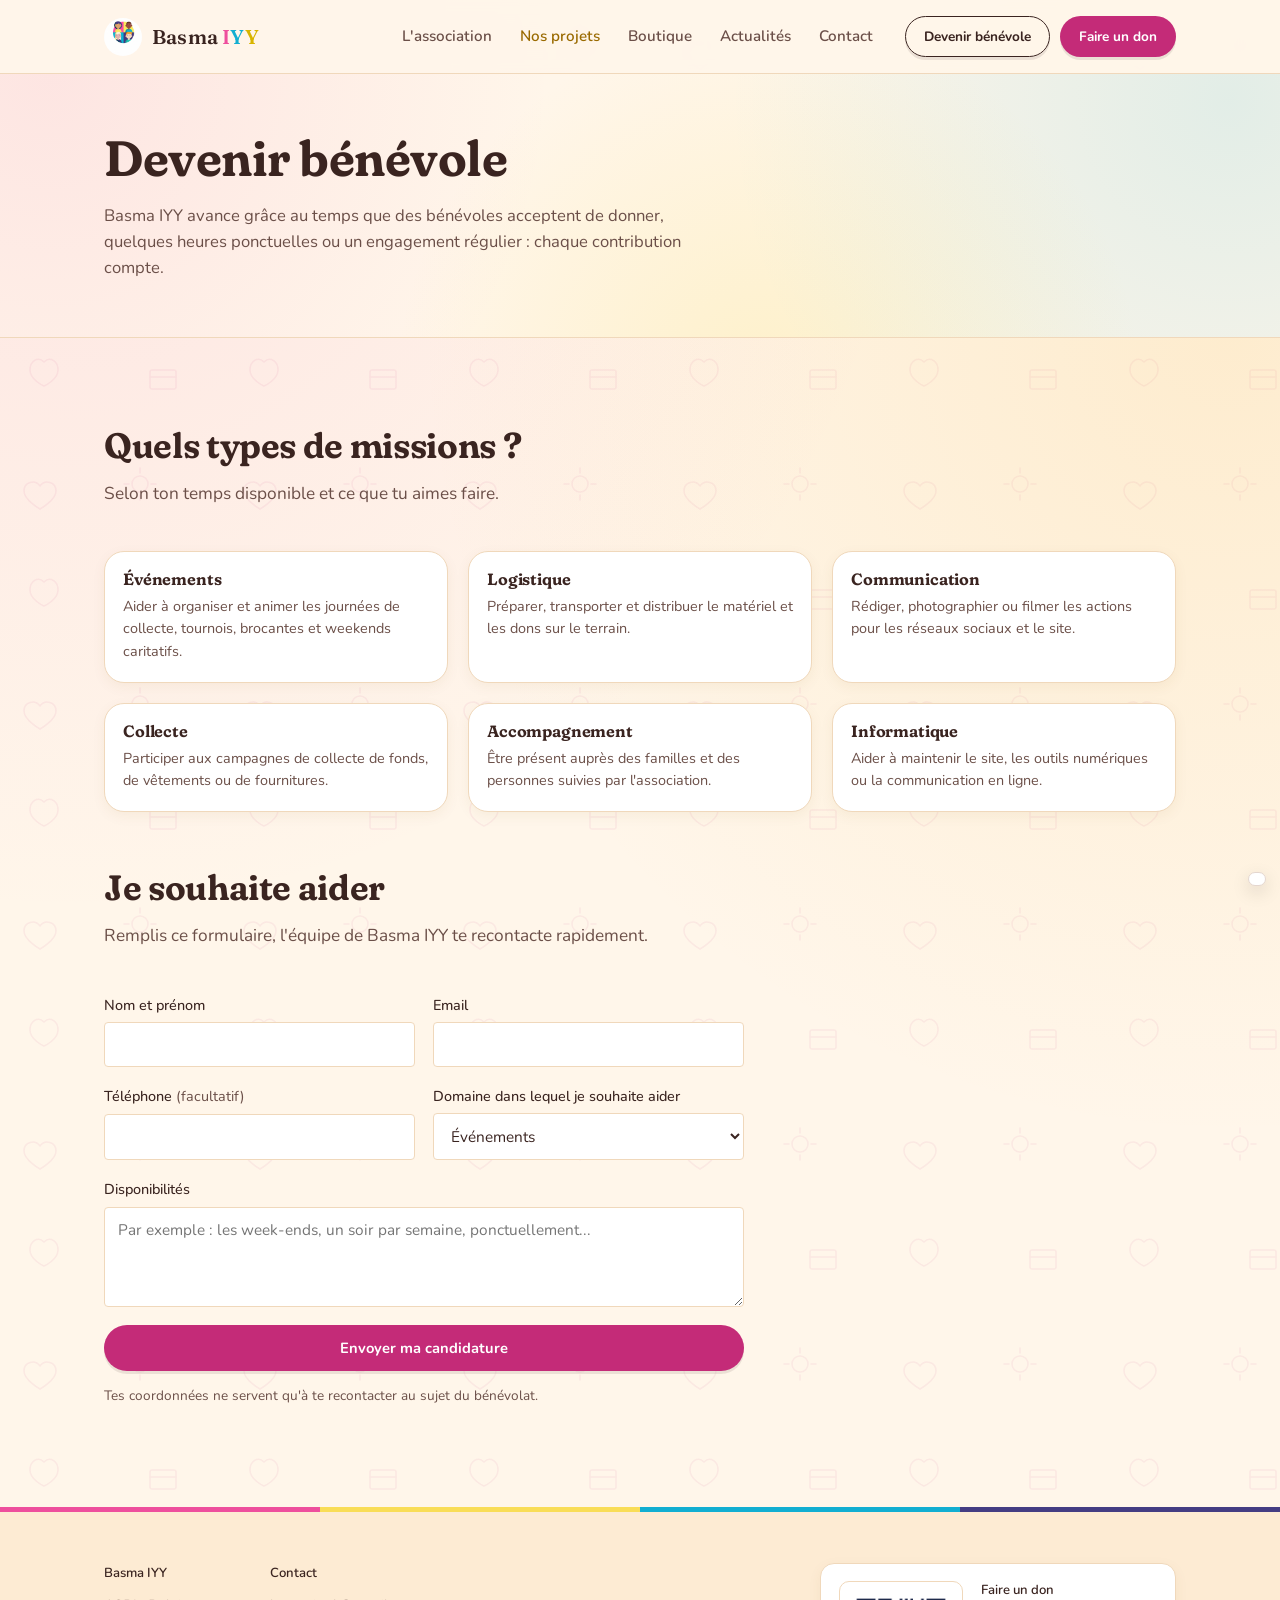
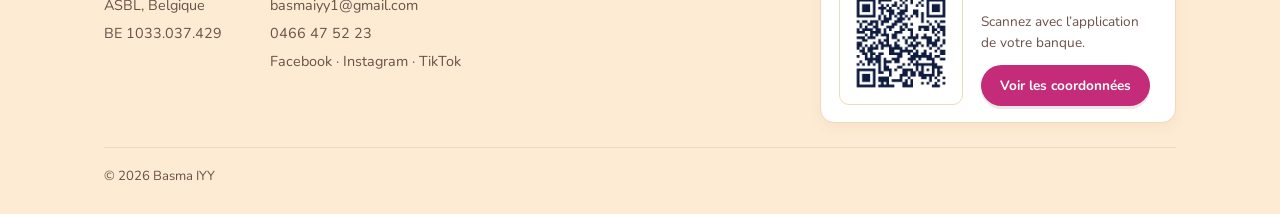
<file: basma-site-modifiable/site/benevole.html>
<!DOCTYPE html>
<html lang="fr">
<head>
<meta charset="UTF-8">
<meta name="viewport" content="width=device-width, initial-scale=1.0">
<title>Devenir bénévole · Basma IYY</title>
<meta name="description" content="Rejoignez Basma IYY comme bénévole : événements, logistique, communication, collecte, accompagnement, informatique.">
<link rel="icon" type="image/png" href="images/logo.png">

<!--
  ==========================================================
  BASMA IYY · Page "Devenir bénévole"
  ==========================================================
  Le formulaire ci-dessous utilise "Netlify Forms" : une fois le
  site déposé sur Netlify, les réponses arrivent automatiquement
  dans ton tableau de bord Netlify (onglet "Forms"), avec option
  de recevoir un email à chaque nouvelle réponse. Gratuit, sans
  aucun code serveur à écrire.

  Ça ne fonctionne QUE une fois déployé sur Netlify (pas en
  ouvrant simplement le fichier dans un navigateur).

  À FAIRE plus tard : dans Netlify → Site settings → Forms →
  Notifications, ajoute ton email pour être prévenu à chaque
  nouvelle candidature.
  ==========================================================
-->

<link rel="preconnect" href="https://fonts.googleapis.com">
<link rel="preconnect" href="https://fonts.gstatic.com" crossorigin>
<link href="https://fonts.googleapis.com/css2?family=Fraunces:opsz,wght@9..144,400;9..144,500;9..144,600&family=Work+Sans:wght@400;500;600&display=swap" rel="stylesheet">
<link rel="stylesheet" href="css/style.css">
</head>
<body>

<header>
  <div class="wrap header-inner">
    <a href="index.html" class="logo"><img src="images/logo.png" alt="Logo Basma IYY" width="38" height="38"><span class="brand"><span class="brand-basma">Basma</span> <span class="brand-i">I</span><span class="brand-y1">Y</span><span class="brand-y2">Y</span></span></a>

    <button class="menu-toggle" id="menu-toggle" aria-expanded="false" aria-controls="nav-panel" aria-label="Ouvrir le menu">
      <svg viewBox="0 0 24 24" fill="none" stroke="currentColor" stroke-width="1.8" stroke-linecap="round"><path d="M3 6h18M3 12h18M3 18h18"/></svg>
    </button>

    <div class="nav-panel" id="nav-panel">
      <nav class="main-nav">
        <a href="index.html#association">L'association</a>
        <a href="projets.html" class="nav-gold">Nos projets</a>
        <a href="boutique.html">Boutique</a>
        <a href="actualites.html">Actualités</a>
        <a href="index.html#contact">Contact</a>
      </nav>
      <div class="header-actions">
        <a href="benevole.html" class="btn btn-outline btn-small">Devenir bénévole</a>
        <a href="don.html" class="btn btn-primary btn-small">Faire un don</a>
      </div>
    </div>
  </div>
</header>

<script>
  (function () {
    var toggle = document.getElementById('menu-toggle');
    var panel = document.getElementById('nav-panel');
    if (!toggle || !panel) return;
    toggle.addEventListener('click', function () {
      var isOpen = panel.classList.toggle('open');
      toggle.setAttribute('aria-expanded', String(isOpen));
    });
    panel.querySelectorAll('a').forEach(function (link) {
      link.addEventListener('click', function () {
        panel.classList.remove('open');
        toggle.setAttribute('aria-expanded', 'false');
      });
    });
  })();
</script>

<section class="page-hero">
  <div class="wrap">
    <h1>Devenir bénévole</h1>
    <p>Basma IYY avance grâce au temps que des bénévoles acceptent de donner, quelques heures ponctuelles ou un engagement régulier : chaque contribution compte.</p>
  </div>
</section>

<section class="block" style="padding-bottom:0;">
  <div class="wrap">
    <div class="block-head">
      <h2>Quels types de missions ?</h2>
      <p>Selon ton temps disponible et ce que tu aimes faire.</p>
    </div>
    <div class="missions-grid">
      <div class="mission-card">
        <h3>Événements</h3>
        <p>Aider à organiser et animer les journées de collecte, tournois, brocantes et weekends caritatifs.</p>
      </div>
      <div class="mission-card">
        <h3>Logistique</h3>
        <p>Préparer, transporter et distribuer le matériel et les dons sur le terrain.</p>
      </div>
      <div class="mission-card">
        <h3>Communication</h3>
        <p>Rédiger, photographier ou filmer les actions pour les réseaux sociaux et le site.</p>
      </div>
      <div class="mission-card">
        <h3>Collecte</h3>
        <p>Participer aux campagnes de collecte de fonds, de vêtements ou de fournitures.</p>
      </div>
      <div class="mission-card">
        <h3>Accompagnement</h3>
        <p>Être présent auprès des familles et des personnes suivies par l'association.</p>
      </div>
      <div class="mission-card">
        <h3>Informatique</h3>
        <p>Aider à maintenir le site, les outils numériques ou la communication en ligne.</p>
      </div>
    </div>
  </div>
</section>

<section class="block" style="padding-top:0;">
  <div class="wrap">
    <div class="block-head">
      <h2>Je souhaite aider</h2>
      <p>Remplis ce formulaire, l'équipe de Basma IYY te recontacte rapidement.</p>
    </div>

    <!-- Formulaire Netlify : name="benevole" doit rester identique au
         name de l'input caché "form-name" juste en dessous. -->
    <form class="simple-form" name="benevole" method="POST" data-netlify="true" netlify-honeypot="bot-field">
      <input type="hidden" name="form-name" value="benevole">
      <p class="hidden-field">
        <label>Ne pas remplir : <input name="bot-field"></label>
      </p>

      <div class="form-row">
        <div class="field">
          <label for="nom">Nom et prénom</label>
          <input id="nom" name="nom" type="text" required>
        </div>
        <div class="field">
          <label for="email">Email</label>
          <input id="email" name="email" type="email" required>
        </div>
      </div>

      <div class="form-row">
        <div class="field">
          <label for="telephone">Téléphone <span class="optional">(facultatif)</span></label>
          <input id="telephone" name="telephone" type="tel">
        </div>
        <div class="field">
          <label for="domaine">Domaine dans lequel je souhaite aider</label>
          <select id="domaine" name="domaine">
            <option>Événements</option>
            <option>Logistique</option>
            <option>Communication</option>
            <option>Collecte</option>
            <option>Accompagnement</option>
            <option>Informatique</option>
            <option>Autre</option>
          </select>
        </div>
      </div>

      <div class="field">
        <label for="disponibilites">Disponibilités</label>
        <textarea id="disponibilites" name="disponibilites" placeholder="Par exemple : les week-ends, un soir par semaine, ponctuellement..."></textarea>
      </div>

      <button type="submit" class="btn btn-primary">Envoyer ma candidature</button>
      <p class="form-note">Tes coordonnées ne servent qu'à te recontacter au sujet du bénévolat.</p>
    </form>
  </div>
</section>

<footer id="contact">
  <noscript><div class="wrap"><p>Basma IYY ASBL · <a href="mailto:basmaiyy11@gmail.com">basmaiyy11@gmail.com</a> · 0488 02 80 19</p></div></noscript>
</footer>

<script src="js/footer.js" defer></script>
</body>
</html>
</file>
<file: basma-site-modifiable/site/css/style.css>
@import url('https://fonts.googleapis.com/css2?family=Fraunces:ital,opsz,wght,SOFT,WONK@0,9..144,100..900,0..100,0..1&family=Nunito:wght@400..800&family=Caveat:wght@500..700&display=swap');

/* ===================== TOKENS ===================== */
  /* Palette recalée sur les vraies couleurs du logo BASMA_IYY :
     rose/magenta, jaune, cyan, indigo — plus le blanc dominant. */
  :root {
    --white: #ffffff;
    --cream: #fffaf2;       /* fond général : crème chaud */
    --surface: #fdf3e3;     /* sections alternées : sable clair */
    --ink: #251f3a;         /* texte principal */
    --ink-soft: #5a5470;    /* texte secondaire (contraste 6.9:1 sur le fond) */
    --pink: #ee4f9d;        /* rose du logo (décor) */
    --pink-dark: #c42b78;   /* rose lisible pour texte et boutons */
    --cyan: #12aed1;        /* cyan du logo (décor) */
    --cyan-dark: #0b7d98;   /* cyan lisible : boutons, liens (4.8:1 avec du blanc) */
    --yellow: #f9dd57;      /* jaune du logo */
    --gold: #9a6a00;        /* jaune foncé lisible pour du texte */
    --indigo: #443c82;      /* indigo du logo */
    --border: #eadcc6;      /* bordures chaudes */
  }

  * { box-sizing: border-box; }
  html { scroll-behavior: smooth; }

  body {
    margin: 0;
    font-family: 'Work Sans', sans-serif;
    color: var(--ink);
    background: var(--white);
    line-height: 1.55;
  }

  h1, h2, h3 {
    font-family: 'Fraunces', serif;
    font-weight: 500;
    line-height: 1.15;
    margin: 0;
  }

  a { color: inherit; }
  img { max-width: 100%; display: block; }

  .wrap {
    max-width: 1120px;
    margin: 0 auto;
    padding: 0 24px;
  }

  /* garde le focus clavier visible */
  a:focus-visible, button:focus-visible {
    outline: 2px solid var(--cyan);
    outline-offset: 3px;
  }

  @media (prefers-reduced-motion: reduce) {
    * { animation: none !important; transition: none !important; }
  }

  /* ===================== HEADER ===================== */
  header {
    position: sticky;
    top: 0;
    background: rgba(255,255,255,0.92);
    backdrop-filter: blur(6px);
    border-bottom: 1px solid var(--border);
    z-index: 10;
  }

  .header-inner {
    display: flex;
    align-items: center;
    justify-content: space-between;
    padding: 16px 24px;
  }

  .logo {
    display: flex;
    align-items: center;
    gap: 10px;
    font-family: 'Fraunces', serif;
    font-size: 1.25rem;
    font-weight: 600;
    letter-spacing: 0.01em;
    text-decoration: none;
  }
  .logo img { width: 38px; height: 38px; border-radius: 50%; }
  .logo .brand-basma { color: var(--ink); }
  .logo .brand-i { color: var(--pink); }
  .logo .brand-y1 { color: var(--cyan); }
  .logo .brand-y2 { color: #d8b400; }

  nav.main-nav {
    display: flex;
    gap: 28px;
  }
  nav.main-nav a {
    text-decoration: none;
    font-size: 0.95rem;
    color: var(--ink-soft);
  }
  nav.main-nav a:hover { color: var(--ink); }

  .nav-panel {
    display: flex;
    align-items: center;
    gap: 32px;
  }

  .header-actions { display: flex; gap: 10px; }

  .menu-toggle {
    display: none;
    background: none;
    border: none;
    padding: 8px;
    cursor: pointer;
    color: var(--ink);
  }
  .menu-toggle svg { width: 26px; height: 26px; display: block; }

  .btn {
    display: inline-block;
    padding: 10px 20px;
    border-radius: 3px;
    font-size: 0.92rem;
    font-weight: 500;
    text-decoration: none;
    border: 1px solid transparent;
    cursor: pointer;
    transition: transform 0.15s ease, background 0.15s ease;
  }
  .btn-primary {
    background: var(--cyan);
    color: var(--white);
  }
  .btn-primary:hover { background: var(--cyan-dark); }
  .btn-outline {
    background: transparent;
    border-color: var(--ink);
    color: var(--ink);
  }
  .btn-outline:hover { background: var(--ink); color: var(--white); }
  .btn-small { padding: 8px 16px; font-size: 0.85rem; }

  /* ===================== MENU MOBILE ===================== */
  /* En dessous de 780px : le logo et le bouton "hamburger" restent
     seuls dans la barre, et le reste (liens + boutons) se range
     dans un panneau déroulant qu'on ouvre/ferme avec le bouton. */
  @media (max-width: 780px) {
    .menu-toggle { display: inline-flex; }

    .nav-panel {
      display: none;
      position: absolute;
      top: 100%;
      left: 0;
      right: 0;
      flex-direction: column;
      align-items: stretch;
      gap: 4px;
      background: var(--white);
      border-bottom: 1px solid var(--border);
      padding: 8px 24px 20px;
    }
    .nav-panel.open { display: flex; }

    nav.main-nav { flex-direction: column; gap: 0; }
    nav.main-nav a { padding: 12px 0; border-bottom: 1px solid var(--border); }

    .header-actions { flex-direction: column; gap: 10px; margin-top: 12px; }
    .header-actions .btn { text-align: center; }
  }

  /* ===================== HERO ===================== */
  .hero {
    padding: 64px 0 80px;
  }
  .hero-grid {
    display: grid;
    grid-template-columns: 1.1fr 1fr;
    gap: 56px;
    align-items: center;
  }
  @media (max-width: 860px) {
    .hero-grid { grid-template-columns: 1fr; gap: 36px; }
  }

  .hero-text h1 {
    font-size: clamp(2.4rem, 5vw, 3.4rem);
    animation: rise 0.7s ease both;
  }
  .hero-text p {
    margin-top: 20px;
    font-size: 1.08rem;
    color: var(--ink-soft);
    max-width: 46ch;
    animation: rise 0.7s ease 0.1s both;
  }
  .hero-ctas {
    margin-top: 32px;
    display: flex;
    gap: 14px;
    flex-wrap: wrap;
    animation: rise 0.7s ease 0.2s both;
  }

  @keyframes rise {
    from { opacity: 0; transform: translateY(14px); }
    to { opacity: 1; transform: translateY(0); }
  }

  /* Bloc "photo à venir" : à remplacer par une vraie image.
     À FAIRE : remplace ce <div class="photo-placeholder"> par
     une balise <img src="images/hero.jpg" alt="..."> une fois
     que tu as choisi la photo. */
  .photo-placeholder {
    aspect-ratio: 4 / 5;
    border-radius: 4px;
    background:
      linear-gradient(155deg, rgba(238,79,157,0.16) 0%, rgba(18,174,209,0.14) 55%, var(--white) 85%);
    border: 1px solid var(--border);
    display: flex;
    align-items: flex-end;
    padding: 20px;
    position: relative;
  }
  .photo-placeholder .tag {
    background: var(--white);
    border: 1px solid var(--border);
    padding: 6px 12px;
    font-size: 0.8rem;
    color: var(--ink-soft);
    border-radius: 3px;
  }

  /* ===================== CHIFFRES ===================== */
  .stats {
    background: var(--surface);
    border-top: 1px solid var(--border);
    border-bottom: 1px solid var(--border);
    padding: 44px 0;
  }
  .stats-row {
    display: grid;
    grid-template-columns: repeat(4, 1fr);
    gap: 24px;
    text-align: center;
  }
  @media (max-width: 700px) {
    .stats-row { grid-template-columns: repeat(2, 1fr); }
  }
  .stat b {
    font-family: 'Fraunces', serif;
    font-size: 2.1rem;
    font-weight: 500;
    color: var(--pink);
    display: block;
  }
  .stat span {
    font-size: 0.9rem;
    color: var(--ink-soft);
  }

  /* ===================== SECTION GÉNÉRIQUE ===================== */
  section.block { padding: 88px 0; }
  .block-head { max-width: 60ch; margin-bottom: 44px; }
  .block-head h2 { font-size: clamp(1.7rem, 3vw, 2.2rem); }
  .block-head p { color: var(--ink-soft); margin-top: 14px; }

  /* ===================== NOS ACTIONS ===================== */
  .actions-list { border-top: 1px solid var(--border); }
  .action-row {
    display: grid;
    grid-template-columns: 60px 1fr 2fr;
    gap: 28px;
    padding: 26px 0;
    border-bottom: 1px solid var(--border);
    align-items: baseline;
  }
  @media (max-width: 700px) {
    .action-row { grid-template-columns: 44px 1fr; }
    .action-row .action-desc { grid-column: 1 / -1; margin-top: -8px; }
  }
  .action-row .icon {
    width: 40px; height: 40px;
    color: var(--cyan);
  }
  /* les icônes reprennent, dans l'ordre, les couleurs du logo */
  .action-row:nth-of-type(1) .icon { color: var(--pink); }
  .action-row:nth-of-type(2) .icon { color: #d8b400; }
  .action-row:nth-of-type(3) .icon { color: var(--cyan); }
  .action-row:nth-of-type(4) .icon { color: var(--indigo); }
  .action-row:nth-of-type(5) .icon { color: var(--pink-dark); }
  .action-row h3 {
    font-size: 1.15rem;
    font-weight: 500;
  }
  .action-row .action-desc {
    color: var(--ink-soft);
    font-size: 0.98rem;
  }

  /* ===================== SOUTENIR ===================== */
  .support {
    background: var(--indigo);
    color: var(--white);
    text-align: left;
  }
  .support .block-head p { color: #d9d6ec; }
  .support-actions { display: flex; gap: 14px; flex-wrap: wrap; }
  .support .btn-outline { border-color: rgba(255,255,255,0.5); color: var(--white); }
  .support .btn-outline:hover { background: var(--white); color: var(--ink); }

  /* ===================== FOOTER ===================== */
  footer {
    padding: 48px 0 32px;
    border-top: 1px solid var(--border);
  }
  .footer-grid {
    display: flex;
    justify-content: space-between;
    flex-wrap: wrap;
    gap: 24px;
    font-size: 0.9rem;
    color: var(--ink-soft);
  }
  footer a { text-decoration: none; }
  footer .cols { display: flex; gap: 48px; flex-wrap: wrap; }
  footer h4 {
    font-family: 'Work Sans', sans-serif;
    font-size: 0.82rem;
    font-weight: 600;
    color: var(--ink);
    margin: 0 0 10px;
  }
  footer ul { list-style: none; padding: 0; margin: 0; display: grid; gap: 6px; }

  /* ===================== EN-TÊTE DE PAGE (pages secondaires) ===================== */
  .page-hero {
    padding: 56px 0 40px;
    border-bottom: 1px solid var(--border);
  }
  .page-hero h1 { font-size: clamp(2rem, 4vw, 2.8rem); }
  .page-hero p { color: var(--ink-soft); margin-top: 16px; max-width: 60ch; }

  /* ===================== NOS PROJETS ===================== */
  .status {
    display: inline-flex;
    align-items: center;
    gap: 6px;
    font-size: 0.78rem;
    font-weight: 500;
    padding: 4px 10px;
    border-radius: 20px;
    border: 1px solid transparent;
  }
  .status::before { content: ""; width: 7px; height: 7px; border-radius: 50%; }
  .status-realise { background: #e6f7fa; color: var(--cyan-dark); }
  .status-realise::before { background: var(--cyan); }
  .status-cours { background: #fdeaf4; color: var(--pink-dark); }
  .status-cours::before { background: var(--pink); }
  .status-programme { background: #fdf6d9; color: #8a6d00; }
  .status-programme::before { background: #d8b400; }
  .status-reflexion { background: var(--surface); color: var(--ink-soft); border-color: var(--border); }
  .status-reflexion::before { background: var(--ink-soft); }

  .category-tag {
    font-size: 0.78rem;
    font-weight: 500;
    color: var(--ink-soft);
  }

  .projects-grid {
    display: grid;
    grid-template-columns: repeat(2, 1fr);
    gap: 28px;
    margin-top: 12px;
  }
  @media (max-width: 780px) {
    .projects-grid { grid-template-columns: 1fr; }
  }

  .project-card {
    border: 1px solid var(--border);
    border-radius: 6px;
    overflow: hidden;
    display: flex;
    flex-direction: column;
  }
  .project-photo {
    aspect-ratio: 16 / 10;
    background: linear-gradient(155deg, rgba(238,79,157,0.14) 0%, rgba(18,174,209,0.12) 60%, var(--white) 100%);
    display: flex;
    align-items: flex-end;
    padding: 14px;
  }
  .project-photo .tag {
    background: var(--white);
    border: 1px solid var(--border);
    padding: 5px 10px;
    font-size: 0.76rem;
    color: var(--ink-soft);
    border-radius: 3px;
  }
  .project-body { padding: 20px 22px 24px; display: flex; flex-direction: column; gap: 10px; flex: 1; }
  .project-meta-top { display: flex; justify-content: space-between; align-items: center; gap: 10px; flex-wrap: wrap; }
  .project-card h3 { font-size: 1.2rem; }
  .project-when { font-size: 0.86rem; color: var(--ink-soft); }
  .project-desc { color: var(--ink-soft); font-size: 0.95rem; }
  .project-facts {
    margin-top: auto;
    padding-top: 12px;
    border-top: 1px solid var(--border);
    display: grid;
    grid-template-columns: 1fr 1fr;
    gap: 10px 16px;
    font-size: 0.86rem;
  }
  .project-facts dt { color: var(--ink-soft); margin: 0; }
  .project-facts dd { margin: 2px 0 0; font-weight: 500; }

  /* ===================== MISSIONS BÉNÉVOLES ===================== */
  .missions-grid {
    display: grid;
    grid-template-columns: repeat(3, 1fr);
    gap: 20px;
    margin: 12px 0 56px;
  }
  @media (max-width: 780px) {
    .missions-grid { grid-template-columns: repeat(2, 1fr); }
  }
  @media (max-width: 520px) {
    .missions-grid { grid-template-columns: 1fr; }
  }
  .mission-card {
    border: 1px solid var(--border);
    border-radius: 6px;
    padding: 18px 18px 20px;
  }
  .mission-card h3 { font-size: 1.02rem; margin-bottom: 6px; }
  .mission-card p { color: var(--ink-soft); font-size: 0.9rem; margin: 0; }

  /* ===================== FORMULAIRES ===================== */
  form.simple-form {
    max-width: 640px;
    display: grid;
    gap: 18px;
  }
  .form-row { display: grid; grid-template-columns: 1fr 1fr; gap: 18px; }
  @media (max-width: 600px) { .form-row { grid-template-columns: 1fr; } }
  .field { display: grid; gap: 6px; }
  .field label { font-size: 0.9rem; font-weight: 500; }
  .field .optional { font-weight: 400; color: var(--ink-soft); }
  .field input, .field select, .field textarea {
    font-family: 'Work Sans', sans-serif;
    font-size: 0.96rem;
    padding: 11px 13px;
    border: 1px solid var(--border);
    border-radius: 4px;
    background: var(--white);
    color: var(--ink);
  }
  .field input:focus, .field select:focus, .field textarea:focus {
    outline: 2px solid var(--cyan);
    outline-offset: 1px;
    border-color: var(--cyan);
  }
  .field textarea { resize: vertical; min-height: 100px; }
  .hidden-field { position: absolute; left: -9999px; }
  .form-note { font-size: 0.85rem; color: var(--ink-soft); margin-top: -4px; }

  /* ===================== FAIRE UN DON ===================== */
  .donate-grid {
    display: grid;
    grid-template-columns: repeat(3, 1fr);
    gap: 20px;
    margin-top: 12px;
  }
  @media (max-width: 780px) {
    .donate-grid { grid-template-columns: 1fr; }
  }
  .donate-card {
    border: 1px solid var(--border);
    border-radius: 6px;
    padding: 24px 22px;
    display: flex;
    flex-direction: column;
    gap: 10px;
  }
  .donate-card.is-highlighted { border-color: var(--cyan); border-width: 2px; }
  .donate-card h3 { font-size: 1.1rem; }
  .donate-card p { color: var(--ink-soft); font-size: 0.92rem; flex: 1; }

  .bank-box {
    margin-top: 56px;
    background: var(--surface);
    border: 1px solid var(--border);
    border-radius: 6px;
    padding: 26px 28px;
  }
  .bank-box h3 { font-size: 1.05rem; margin-bottom: 12px; }
  .bank-box dl { display: grid; grid-template-columns: 140px 1fr; gap: 8px 16px; font-size: 0.94rem; margin: 0; }
  .bank-box dt { color: var(--ink-soft); }
  .bank-box dd { margin: 0; font-weight: 500; }

  /* ===================== MANIFESTE (citation) ===================== */
  .manifesto-quote {
    border-left: 4px solid var(--pink);
    background: var(--surface);
    padding: 22px 26px;
    margin-top: 8px;
  }
  .manifesto-quote p {
    font-family: 'Fraunces', serif;
    font-size: 1.35rem;
    font-weight: 500;
    color: var(--ink);
    margin: 0;
  }
  .manifesto-quote span {
    display: block;
    margin-top: 8px;
    font-family: 'Work Sans', sans-serif;
    font-size: 0.85rem;
    font-weight: 400;
    color: var(--ink-soft);
  }

  /* ===================== ÉVÉNEMENTS ===================== */
  .events-grid {
    display: grid;
    grid-template-columns: repeat(2, 1fr);
    gap: 28px;
    margin-top: 12px;
  }
  @media (max-width: 780px) {
    .events-grid { grid-template-columns: 1fr; }
  }
  .event-card {
    border: 1px solid var(--border);
    border-radius: 6px;
    padding: 26px 24px;
    display: flex;
    flex-direction: column;
    gap: 10px;
  }
  .event-date {
    display: inline-block;
    align-self: flex-start;
    background: var(--indigo);
    color: var(--white);
    font-size: 0.8rem;
    font-weight: 500;
    padding: 5px 12px;
    border-radius: 20px;
  }
  .event-card h3 { font-size: 1.2rem; }
  .event-where { font-size: 0.88rem; color: var(--ink-soft); }
  .event-desc { color: var(--ink-soft); font-size: 0.95rem; }
  .event-highlights { margin: 4px 0 0; padding-left: 18px; font-size: 0.9rem; color: var(--ink-soft); }
  .event-highlights li { margin-bottom: 4px; }

  /* ===================== PARTENAIRES ===================== */
  .partners-grid {
    display: grid;
    grid-template-columns: repeat(3, 1fr);
    gap: 20px;
    margin-top: 12px;
  }
  @media (max-width: 900px) {
    .partners-grid { grid-template-columns: repeat(2, 1fr); }
  }
  @media (max-width: 560px) {
    .partners-grid { grid-template-columns: 1fr; }
  }
  .partner-card {
    border: 1px solid var(--border);
    border-radius: 6px;
    padding: 20px 22px;
  }
  .partner-card h3 { font-size: 1.02rem; margin-bottom: 6px; }
  .partner-card p { color: var(--ink-soft); font-size: 0.9rem; margin: 0; }
  .partner-logo-placeholder {
    aspect-ratio: 2 / 1;
    border: 1px dashed var(--border);
    border-radius: 4px;
    background: var(--surface);
    display: flex;
    align-items: center;
    justify-content: center;
    color: var(--ink-soft);
    font-size: 0.85rem;
    margin-bottom: 12px;
  }

  /* ===================== GALERIE SWIPABLE (accueil) ===================== */
  .hero-gallery { position: relative; }
  .gallery-track {
    display: flex;
    overflow-x: auto;
    scroll-snap-type: x mandatory;
    aspect-ratio: 4 / 5;
    border-radius: 4px;
    border: 1px solid var(--border);
    scrollbar-width: none;
  }
  .gallery-track::-webkit-scrollbar { display: none; }
  .gallery-slide {
    flex: 0 0 100%;
    scroll-snap-align: start;
    background: linear-gradient(155deg, rgba(238,79,157,0.16) 0%, rgba(18,174,209,0.14) 55%, var(--white) 85%);
    display: flex;
    align-items: flex-end;
    padding: 20px;
  }
  .gallery-slide:nth-child(2n) {
    background: linear-gradient(155deg, rgba(249,221,87,0.22) 0%, rgba(68,60,130,0.12) 60%, var(--white) 90%);
  }
  .gallery-slide .tag {
    background: var(--white);
    border: 1px solid var(--border);
    padding: 6px 12px;
    font-size: 0.8rem;
    color: var(--ink-soft);
    border-radius: 3px;
  }
  .gallery-arrow {
    position: absolute;
    top: 50%;
    transform: translateY(-50%);
    width: 36px; height: 36px;
    border-radius: 50%;
    border: 1px solid var(--border);
    background: rgba(255,255,255,0.9);
    font-size: 1.3rem;
    line-height: 1;
    cursor: pointer;
    display: flex; align-items: center; justify-content: center;
  }
  .gallery-arrow.prev { left: 10px; }
  .gallery-arrow.next { right: 10px; }
  .gallery-dots { display: flex; justify-content: center; gap: 6px; margin-top: 12px; }
  .gallery-dot { width: 7px; height: 7px; border-radius: 50%; background: var(--border); }
  .gallery-dot.active { background: var(--pink); }

  /* ===================== CLASSIFICATION "NOS PROJETS" ===================== */
  .projects-jumpnav {
    display: flex;
    gap: 10px;
    flex-wrap: wrap;
    margin: 4px 0 48px;
  }
  .projects-jumpnav a {
    font-size: 0.85rem;
    padding: 7px 16px;
    border: 1px solid var(--border);
    border-radius: 20px;
    text-decoration: none;
    color: var(--ink-soft);
  }
  .projects-jumpnav a:hover { border-color: var(--ink); color: var(--ink); }

  .project-category { margin-bottom: 56px; scroll-margin-top: 90px; }
  .project-category:last-child { margin-bottom: 0; }
  .project-category-head {
    display: flex;
    align-items: baseline;
    gap: 10px;
    margin-bottom: 20px;
    padding-bottom: 10px;
    border-bottom: 2px solid var(--cat-color, var(--border));
  }
  .project-category-head h3 {
    font-size: 1.3rem;
    font-weight: 500;
  }
  .project-category-head .count { font-size: 0.85rem; color: var(--ink-soft); }
  .project-category.cat-solidarite { --cat-color: var(--pink); }
  .project-category.cat-education { --cat-color: #d8b400; }
  .project-category.cat-humanitaire { --cat-color: var(--cyan); }
  .project-category.cat-autonomie { --cat-color: var(--indigo); }

  .project-more {
    align-self: flex-start;
    margin-top: 4px;
    font-size: 0.88rem;
    font-weight: 500;
    color: var(--cyan-dark);
    text-decoration: none;
  }
  .project-more:hover { text-decoration: underline; }

  /* ===================== PAGES DE DÉTAIL (projet / événement) ===================== */
  .detail-media-grid {
    display: grid;
    grid-template-columns: repeat(2, 1fr);
    gap: 14px;
    margin-top: 12px;
  }
  @media (max-width: 700px) { .detail-media-grid { grid-template-columns: 1fr; } }
  .detail-media-grid .media-slot {
    aspect-ratio: 4 / 3;
    border-radius: 4px;
    border: 1px solid var(--border);
    background: linear-gradient(155deg, rgba(238,79,157,0.14) 0%, rgba(18,174,209,0.12) 60%, var(--white) 100%);
    display: flex;
    align-items: flex-end;
    padding: 14px;
  }
  .detail-media-grid .media-slot.video { align-items: center; justify-content: center; }
  .detail-media-grid .tag {
    background: var(--white);
    border: 1px solid var(--border);
    padding: 5px 10px;
    font-size: 0.76rem;
    color: var(--ink-soft);
    border-radius: 3px;
  }
  .detail-back {
    display: inline-block;
    margin-bottom: 18px;
    font-size: 0.9rem;
    color: var(--ink-soft);
    text-decoration: none;
  }
  .detail-back:hover { color: var(--ink); }
  .detail-facts {
    margin-top: 32px;
    display: grid;
    grid-template-columns: repeat(3, 1fr);
    gap: 20px;
    padding-top: 24px;
    border-top: 1px solid var(--border);
  }
  @media (max-width: 700px) { .detail-facts { grid-template-columns: 1fr 1fr; } }
  .detail-facts dt { font-size: 0.82rem; color: var(--ink-soft); }
  .detail-facts dd { margin: 4px 0 0; font-weight: 500; }
  .detail-text { max-width: 68ch; color: var(--ink-soft); margin-top: 14px; }
  .detail-text + .detail-text { margin-top: 12px; }

  /* ===================== GALERIE PHOTOS ===================== */
  .gallery-masonry {
    display: grid;
    grid-template-columns: repeat(3, 1fr);
    gap: 14px;
  }
  @media (max-width: 780px) { .gallery-masonry { grid-template-columns: repeat(2, 1fr); } }
  .gallery-item {
    aspect-ratio: 1 / 1;
    border-radius: 4px;
    border: 1px solid var(--border);
    background: linear-gradient(155deg, rgba(249,221,87,0.2) 0%, rgba(238,79,157,0.12) 60%, var(--white) 95%);
    display: flex;
    align-items: flex-end;
    padding: 10px;
  }
  .gallery-item:nth-child(3n+2) {
    background: linear-gradient(155deg, rgba(18,174,209,0.16) 0%, rgba(68,60,130,0.1) 60%, var(--white) 95%);
  }
  .gallery-item:nth-child(3n) {
    background: linear-gradient(155deg, rgba(68,60,130,0.14) 0%, rgba(238,79,157,0.1) 60%, var(--white) 95%);
  }
  .gallery-item .tag {
    background: var(--white);
    border: 1px solid var(--border);
    padding: 4px 9px;
    font-size: 0.72rem;
    color: var(--ink-soft);
    border-radius: 3px;
  }

  /* ===================== LIEN NAV EN AVANT (Nos projets) ===================== */
  nav.main-nav a.nav-gold {
    color: var(--gold);
    font-weight: 600;
  }

.video-thumb {
  aspect-ratio: 16 / 10;
  border-radius: 6px;
  border: 1px solid var(--border);
  background: linear-gradient(155deg, rgba(238,79,157,0.16) 0%, rgba(18,174,209,0.14) 55%, var(--white) 90%);
  display: flex;
  align-items: center;
  justify-content: center;
  position: relative;
  overflow: hidden;        /* coupe ce qui dépasse du cadre */
}

.video-thumb img {
  position: absolute;      /* la photo se cale sur le cadre, pas l'inverse */
  inset: 0;
  width: 100%;
  height: 100%;
  object-fit: cover;       /* remplit le cadre, quitte à être rognée */
}
.play-icon {
  position: relative;      /* nécessaire pour que le z-index fonctionne */
  z-index: 1;              /* passe au-dessus de la photo */
  width: 54px; height: 54px;
  border-radius: 50%;
  background: rgba(255,255,255,0.92);
  border: 1px solid var(--border);
  display: flex; align-items: center; justify-content: center;
  font-size: 1.3rem;
  color: var(--ink);
  box-shadow: 0 3px 10px rgba(0,0,0,0.12);
}
  .video-caption {
    margin-top: 10px;
    font-size: 0.96rem;
    font-weight: 500;
  }
  .video-caption .soon-tag {
    display: block;
    font-size: 0.8rem;
    font-weight: 400;
    color: var(--ink-soft);
    margin-top: 2px;
  }

  /* ===================== VIDÉO EN VEDETTE (page de détail) ===================== */
  .detail-video {
    aspect-ratio: 16 / 9;
    border-radius: 6px;
    border: 1px solid var(--border);
    background: linear-gradient(155deg, rgba(238,79,157,0.14) 0%, rgba(18,174,209,0.12) 60%, var(--white) 100%);
    display: flex;
    align-items: center;
    justify-content: center;
    margin-top: 12px;
  }
  .detail-video .tag {
    background: var(--white);
    border: 1px solid var(--border);
    padding: 6px 12px;
    font-size: 0.82rem;
    color: var(--ink-soft);
    border-radius: 3px;
  }

  /* ===================== APPEL "SOUTENIR LA CAUSE" (fin de fiche) ===================== */
  .cta-support {
    margin-top: 40px;
    padding: 30px 26px;
    background: var(--surface);
    border-radius: 6px;
    text-align: center;
  }
  .cta-support h3 { font-size: 1.2rem; margin-bottom: 8px; }
  .cta-support p { color: var(--ink-soft); font-size: 0.94rem; margin-bottom: 18px; }

  /* ===================== VIDÉO HERO (accueil) ===================== */
  .hero-video {
    aspect-ratio: 4 / 5;
    border-radius: 4px;
    border: 1px solid var(--border);
    background: linear-gradient(155deg, rgba(238,79,157,0.16) 0%, rgba(18,174,209,0.14) 55%, var(--white) 85%);
    display: flex;
    align-items: center;
    justify-content: center;
  }


  /* =====================================================
     THÈME CHALEUREUX : fond crème, accents du logo,
     contrastes renforcés (WCAG AA), pied de page avec QR de don
     ===================================================== */
  body { background: var(--cream); overflow-x: clip; }
  header { background: rgba(255, 250, 242, 0.94); }
  @media (max-width: 780px) { .nav-panel { background: var(--cream); } }

  .btn { border-radius: 999px; }
  .btn-primary { background: var(--cyan-dark); color: var(--white); }
  .btn-primary:hover { background: #08657b; }
  .btn-outline { border-color: var(--ink); color: var(--ink); }

  .hero {
    background:
      radial-gradient(circle at 8% 15%, rgba(238, 79, 157, 0.12), transparent 42%),
      radial-gradient(circle at 92% 20%, rgba(18, 174, 209, 0.14), transparent 40%),
      radial-gradient(circle at 55% 105%, rgba(249, 221, 87, 0.28), transparent 45%),
      #fff8ec;
  }
  .hero .hero-video { box-shadow: 0 14px 34px rgba(68, 60, 130, 0.22); }
  .page-hero {
    background:
      radial-gradient(circle at 4% 0%, rgba(238, 79, 157, 0.10), transparent 40%),
      radial-gradient(circle at 96% 10%, rgba(18, 174, 209, 0.12), transparent 40%),
      radial-gradient(circle at 60% 120%, rgba(249, 221, 87, 0.22), transparent 45%),
      var(--cream);
  }

  .stats { background: var(--cream); border: 0; }
  .stat {
    background: var(--white);
    border-radius: 16px;
    border-top: 4px solid var(--pink);
    box-shadow: 0 6px 18px rgba(120, 80, 20, 0.08);
  }
  .stat:nth-child(2) { border-top-color: var(--yellow); }
  .stat:nth-child(3) { border-top-color: var(--cyan); }
  .stat:nth-child(4) { border-top-color: var(--indigo); }
  .stat b { color: var(--pink-dark); }
  .stat:nth-child(2) b { color: var(--gold); }
  .stat:nth-child(3) b { color: var(--cyan-dark); }
  .stat:nth-child(4) b { color: var(--indigo); }

  .mission-card, .donate-card, .partner-card, .event-card, .project-card, .bank-box {
    background: var(--white);
    box-shadow: 0 4px 14px rgba(120, 80, 20, 0.06);
  }
  .cta-support { background: var(--surface); }

  /* Bloc "Participer" : fond indigo, texte blanc, bouton jaune (contrastes > 7:1) */
  .support { background: var(--indigo); color: var(--white); text-align: center; }
  .support .block-head h2 { color: var(--white); }
  .support .block-head p { color: #e8e5f5; }
  .support .btn-primary { background: var(--yellow); color: var(--ink); }
  .support .btn-primary:hover { background: #ffe980; }
  .support .btn-outline { border-color: var(--white); color: var(--white); }
  .support .btn-outline:hover { background: var(--white); color: var(--indigo); }

  /* Cartes cliquables des projets et événements */
  .video-card { display: block; text-decoration: none; color: inherit; }
  .video-card .video-thumb { box-shadow: 0 4px 14px rgba(120, 80, 20, 0.10); transition: transform 0.2s ease, box-shadow 0.2s ease; }
  .video-card:hover .video-thumb { transform: translateY(-3px); box-shadow: 0 10px 24px rgba(120, 80, 20, 0.16); }
  .video-caption { overflow-wrap: anywhere; }

  /* Logos des partenaires */
  .partner-card { text-align: center; border-radius: 14px; }
  .partner-logo {
    aspect-ratio: 2 / 1;
    display: flex;
    align-items: center;
    justify-content: center;
    padding: 6px;
    margin-bottom: 12px;
  }
  .partner-logo img { max-width: 100%; max-height: 100%; width: auto; height: auto; object-fit: contain; }

  /* Pied de page : bande aux 4 couleurs du logo + bloc de don avec QR */
  footer { position: relative; background: var(--surface); border-top: 0; padding: 56px 0 28px; }
  footer::before {
    content: "";
    position: absolute;
    top: 0; left: 0; right: 0;
    height: 5px;
    background: linear-gradient(90deg, var(--pink) 0 25%, var(--yellow) 25% 50%, var(--cyan) 50% 75%, var(--indigo) 75% 100%);
  }
  footer a:hover { text-decoration: underline; }
  .footer-donate {
    display: flex;
    align-items: center;
    gap: 18px;
    background: var(--white);
    border: 1px solid var(--border);
    border-radius: 14px;
    padding: 16px 18px;
    box-shadow: 0 4px 14px rgba(120, 80, 20, 0.06);
  }
  .footer-donate .qr-box {
    flex: 0 0 auto;
    width: 124px; height: 124px;
    padding: 6px;
    background: var(--white);
    border: 1px solid var(--border);
    border-radius: 10px;
  }
  .footer-donate .qr-box img { width: 100%; height: 100%; }
  .footer-donate p { margin: 0 0 12px; font-size: 0.85rem; max-width: 22ch; }
  .footer-bottom { flex-basis: 100%; padding-top: 18px; border-top: 1px solid var(--border); font-size: 0.82rem; }
  @media (max-width: 600px) {
    .footer-donate { width: 100%; }
  }

  /* Page "Faire un don" : carte QR */
  .qr-card {
    margin-top: 24px;
    display: flex;
    align-items: center;
    gap: 24px;
    background: var(--white);
    border: 1px solid var(--border);
    border-radius: 14px;
    padding: 22px 26px;
    box-shadow: 0 4px 14px rgba(120, 80, 20, 0.06);
  }
  .qr-card img { width: 160px; height: 160px; flex: 0 0 auto; }
  .qr-card h3 { font-size: 1.05rem; margin-bottom: 8px; }
  .qr-card p { margin: 0; color: var(--ink-soft); font-size: 0.94rem; max-width: 46ch; }
  @media (max-width: 560px) { .qr-card { flex-direction: column; text-align: center; } }

  /* Boutique */
  .shop-category { margin-bottom: 56px; scroll-margin-top: 90px; }
  .shop-category:last-of-type { margin-bottom: 40px; }
  .shop-head {
    display: flex;
    align-items: baseline;
    gap: 14px;
    flex-wrap: wrap;
    margin-bottom: 20px;
    padding-bottom: 10px;
    border-bottom: 2px solid var(--cat-color, var(--border));
  }
  .shop-head h2 { font-size: 1.5rem; }
  .shop-head p { margin: 0; color: var(--ink-soft); font-size: 0.95rem; }
  .shop-category.cat-tapis { --cat-color: var(--indigo); }
  .shop-category.cat-tshirts { --cat-color: var(--pink); }
  .shop-category.cat-cabas { --cat-color: var(--cyan); }
  .shop-grid { display: grid; grid-template-columns: repeat(3, minmax(0, 1fr)); gap: 24px; }
  @media (max-width: 900px) { .shop-grid { grid-template-columns: repeat(2, minmax(0, 1fr)); } }
  @media (max-width: 560px) { .shop-grid { grid-template-columns: 1fr; } }
  .product-card {
    background: var(--white);
    border: 1px solid var(--border);
    border-radius: 14px;
    overflow: hidden;
    box-shadow: 0 4px 14px rgba(120, 80, 20, 0.06);
    display: flex;
    flex-direction: column;
  }
  .product-photo {
    position: relative;
    aspect-ratio: 4 / 3;
    background: linear-gradient(155deg, rgba(238,79,157,0.14) 0%, rgba(249,221,87,0.24) 55%, rgba(18,174,209,0.12) 100%);
    display: flex;
    align-items: flex-end;
    padding: 12px;
  }
  .product-photo img { position: absolute; inset: 0; width: 100%; height: 100%; object-fit: cover; }
  .product-photo .tag {
    position: relative;
    background: var(--white);
    border: 1px solid var(--border);
    padding: 5px 10px;
    font-size: 0.76rem;
    color: var(--ink-soft);
    border-radius: 3px;
  }
  .product-body { padding: 16px 18px 20px; display: flex; flex-direction: column; gap: 6px; }
  .product-body h3 { font-size: 1.1rem; }
  .product-body p { margin: 0; color: var(--ink-soft); font-size: 0.92rem; }
  .product-price { font-weight: 600; color: var(--pink-dark); }
  .shop-order {
    background: var(--surface);
    border-radius: 14px;
    padding: 30px 26px;
    text-align: center;
  }
  .shop-order h2 { font-size: 1.4rem; margin-bottom: 10px; }
  .shop-order p { color: var(--ink-soft); max-width: 56ch; margin: 0 auto 8px; }
  .shop-order .shop-contact { margin-top: 16px; display: flex; gap: 12px; justify-content: center; flex-wrap: wrap; }

  /* Anti "dézoom" sur mobile : rien ne doit dépasser de l'écran */
  .projects-grid > *, .events-grid > *, .partners-grid > *, .donate-grid > *,
  .missions-grid > *, .detail-facts > * { min-width: 0; }
  .detail-video { max-width: 100%; min-width: 0; }
  .detail-video iframe { max-width: 100%; }
  .instagram-media { min-width: 0 !important; }

  /* Grilles de cartes (projets et événements) :
     3 par ligne sur ordinateur, 2 sur tablette, 1 sur téléphone */
  .projects-grid, .events-grid { grid-template-columns: repeat(3, minmax(0, 1fr)); gap: 24px; }
  @media (max-width: 900px) { .projects-grid, .events-grid { grid-template-columns: repeat(2, minmax(0, 1fr)); } }
  @media (max-width: 560px) { .projects-grid, .events-grid { grid-template-columns: 1fr; } }

  /* Bandeau parrainage d'orphelins */
.sponsor { background: var(--pink-dark); color: var(--white); padding: 56px 0; }
.sponsor-inner { display: flex; align-items: center; gap: 28px; flex-wrap: wrap; }
.sponsor-icon { width: 56px; height: 56px; flex: 0 0 auto; color: var(--yellow); }
.sponsor-text { flex: 1 1 340px; }
.sponsor h2 { color: var(--white); margin-bottom: 10px; }
.sponsor p { margin: 0; color: var(--white); max-width: 56ch; }
.sponsor-actions { display: flex; gap: 12px; flex-wrap: wrap; }
.sponsor .btn-primary { background: var(--yellow); color: var(--ink); }
.sponsor .btn-primary:hover { background: #ffe980; }
.sponsor .btn-outline { border-color: var(--white); color: var(--white); }
.sponsor .btn-outline:hover { background: var(--white); color: var(--pink-dark); }


  /* =====================================================
     COUCHE CHALEUREUSE (v3)
     Polices rondes et douces, bruns chauds à la place de l'indigo,
     fond crème avec un semis d'icônes, accueil pensé pour accrocher
     dès la première seconde, baromètre de dons, blocs "soutenir".
     Cette couche est placée en fin de fichier : elle prend le dessus
     sur les règles précédentes sans les supprimer.
     ===================================================== */
  :root {
    --cream: #fff6ea;
    --surface: #fdebd3;
    --ink: #3a2420;
    --ink-soft: #6b4f48;
    --border: #f0d8bb;
    --sun: #f6b73c;
    --font-title: 'Fraunces', Georgia, serif;
    --font-body: 'Nunito', 'Work Sans', system-ui, sans-serif;
    --font-hand: 'Caveat', 'Segoe Script', cursive;
  }

  body {
    font-family: var(--font-body);
    font-size: 1.04rem;
    color: var(--ink);
    background-color: var(--cream);
    background-image:
      radial-gradient(circle at 6% 4%, rgba(238,79,157,0.10) 0%, transparent 40%),
      radial-gradient(circle at 96% 18%, rgba(246,183,60,0.16) 0%, transparent 42%),
      url("data:image/svg+xml,%3Csvg xmlns='http://www.w3.org/2000/svg' width='220' height='220' viewBox='0 0 220 220'%3E%3Cg fill='none' stroke='%23c42b78' stroke-width='1.5' stroke-linecap='round' stroke-linejoin='round' opacity='0.07'%3E%3Cpath d='M40 46c-5-7-16-4-16 5 0 9 16 18 16 18s16-9 16-18c0-9-11-12-16-5z'/%3E%3Crect x='150' y='150' width='26' height='19' rx='2'/%3E%3Cline x1='150' y1='157' x2='176' y2='157'/%3E%3Ccircle cx='140' cy='44' r='8'/%3E%3Cpath d='M140 28v5M140 55v5M124 44h5M151 44h5'/%3E%3Cpath d='M30 150c0-9 8-14 14-8 6-6 14-1 14 8 0 10-14 16-14 16s-14-6-14-16z'/%3E%3C/g%3E%3C/svg%3E");
    background-repeat: no-repeat, no-repeat, repeat;
    background-size: auto, auto, 220px 220px;
  }

  h1, h2, h3 {
    font-family: var(--font-title);
    font-weight: 650;
    font-variation-settings: "SOFT" 100, "WONK" 1;
    letter-spacing: -0.01em;
    color: var(--ink);
  }
  .field input, .field select, .field textarea, footer h4,
  .manifesto-quote span, .btn { font-family: var(--font-body); }
  .detail-text { font-size: 1.06rem; color: var(--ink); }
  .block-head p { font-size: 1.08rem; }

  header { background: rgba(255, 246, 234, 0.95); border-bottom-color: var(--border); }
  @media (max-width: 780px) { .nav-panel { background: var(--cream); } }
  nav.main-nav a { font-weight: 600; }

  .btn { font-weight: 700; padding: 12px 24px; box-shadow: 0 3px 0 rgba(58, 36, 32, 0.10); }
  .btn-small { padding: 9px 18px; }
  .btn-primary { background: var(--pink-dark); color: var(--white); }
  .btn-primary:hover { background: #a21f62; }
  .btn-outline { border-color: var(--ink); color: var(--ink); }
  .btn-outline:hover { background: var(--ink); color: var(--white); }

  .project-card, .event-card, .mission-card, .donate-card, .bank-box { border-radius: 20px; }
  .page-hero { border-bottom-color: var(--border); }
  .page-hero h1 { font-size: clamp(2.1rem, 4.6vw, 3.1rem); }

  /* ---------- ACCUEIL : hero ---------- */
  .hero--warm {
    position: relative;
    overflow: hidden;
    padding: 48px 0 72px;
    background:
      radial-gradient(circle at 10% 18%, rgba(238,79,157,0.18), transparent 44%),
      radial-gradient(circle at 90% 8%, rgba(246,183,60,0.38), transparent 42%),
      radial-gradient(circle at 68% 112%, rgba(212,86,47,0.20), transparent 50%),
      #fff1dc;
  }
  .hero--warm .hero-grid { grid-template-columns: minmax(0, 1.3fr) minmax(0, 0.7fr); gap: 48px; align-items: center; }
  @media (max-width: 860px) { .hero--warm .hero-grid { grid-template-columns: 1fr; gap: 44px; } }
  .kicker { font-family: var(--font-hand); font-size: 1.9rem; line-height: 1; color: var(--pink-dark); margin: 0 0 8px; }
  .hero--warm h1 { font-size: clamp(2.9rem, 6.6vw, 4.7rem); line-height: 1.02; }
  .mark {
    background: linear-gradient(transparent 62%, rgba(246,183,60,0.8) 62% 92%, transparent 92%);
    padding: 0 0.08em;
  }
  .hero--warm .hero-text p { font-size: 1.18rem; color: var(--ink); max-width: 48ch; }
  .hero-baro { margin-top: 30px; }

  .hero-video-frame { position: relative; width: min(100%, 300px); margin: 0 auto; }
  .hero-video-frame::before {
    content: "";
    position: absolute;
    inset: -14px;
    border-radius: 38px;
    background: linear-gradient(145deg, var(--pink), var(--sun));
    transform: rotate(3deg);
    z-index: 0;
  }
  .hero-video-frame video {
    position: relative;
    z-index: 1;
    display: block;
    width: 100%;
    aspect-ratio: 9 / 16;
    max-height: 560px;
    object-fit: cover;
    border-radius: 26px;
    border: 5px solid var(--white);
    background: #2a1a17;
    box-shadow: 0 18px 38px rgba(90, 40, 20, 0.30);
  }
  .hero-video-caption {
    position: relative;
    z-index: 1;
    margin: 18px 0 0;
    text-align: center;
    font-family: var(--font-hand);
    font-size: 1.5rem;
    line-height: 1.1;
    color: var(--pink-dark);
  }

  /* ---------- Baromètre de dons ---------- */
  [data-barometre]:empty { display: none; }
  .baro {
    background: var(--white);
    border: 1px solid var(--border);
    border-radius: 18px;
    padding: 16px 20px 14px;
    box-shadow: 0 6px 18px rgba(120, 60, 20, 0.10);
    max-width: 470px;
  }
  .baro-top { display: flex; justify-content: space-between; align-items: baseline; gap: 12px; }
  .baro-label { font-family: var(--font-hand); font-size: 1.45rem; line-height: 1; color: var(--pink-dark); }
  .baro-pct { font-weight: 800; color: var(--ink); }
  .baro-bar { height: 14px; border-radius: 999px; background: #f6e3c9; overflow: hidden; margin: 8px 0 10px; }
  .baro-fill {
    display: block;
    height: 100%;
    width: 0;
    border-radius: inherit;
    background: linear-gradient(90deg, var(--pink), var(--sun));
    transition: width 1.2s ease;
  }
  .baro-meta { margin: 0; font-size: 0.97rem; }
  .baro-maj { margin: 4px 0 0; font-size: 0.78rem; color: var(--ink-soft); }
  .baro-demo { display: inline-block; margin-left: 6px; padding: 1px 8px; border-radius: 999px; background: var(--yellow); color: var(--ink); font-size: 0.72rem; font-weight: 800; }

  /* ---------- Moments (mosaïque de photos) ---------- */
  .moments { padding: 72px 0 40px; }
  .moments-grid { display: grid; grid-template-columns: repeat(4, minmax(0, 1fr)); grid-auto-rows: 190px; gap: 14px; }
  .moment {
    position: relative;
    display: block;
    border-radius: 22px;
    overflow: hidden;
    text-decoration: none;
    color: var(--white);
    background: linear-gradient(155deg, rgba(238,79,157,0.55), rgba(246,183,60,0.65) 60%, rgba(212,86,47,0.55));
    box-shadow: 0 8px 20px rgba(120, 60, 20, 0.14);
    transition: transform 0.2s ease;
  }
  .moment:hover { transform: translateY(-3px); }
  .moment:nth-child(1) { grid-column: span 2; grid-row: span 2; }
  .moment:nth-child(4) { grid-column: span 2; }
  .moment img { position: absolute; inset: 0; width: 100%; height: 100%; object-fit: cover; }
  .moment-cap {
    position: absolute;
    left: 0; right: 0; bottom: 0;
    padding: 38px 18px 14px;
    font-weight: 800;
    background: linear-gradient(transparent, rgba(40, 20, 15, 0.74));
  }
  @media (max-width: 700px) {
    .moments-grid { grid-template-columns: repeat(2, minmax(0, 1fr)); grid-auto-rows: 150px; }
    .moment:nth-child(4) { grid-column: span 2; }
  }

  /* ---------- Association + actions en longueur ---------- */
  .intro-heart { text-align: center; margin: 0 auto; }
  .intro-heart .block-head { margin-left: auto; margin-right: auto; }
  .actions-list { border-top: 0; max-width: 820px; display: grid; gap: 14px; margin: 0 auto; }
  .action-row {
    display: flex;
    align-items: flex-start;
    gap: 20px;
    background: var(--white);
    border: 1px solid var(--border);
    border-radius: 22px;
    padding: 22px 26px;
    box-shadow: 0 4px 14px rgba(120, 60, 20, 0.07);
  }
  .action-row .icon { flex: 0 0 auto; width: 58px; height: 58px; padding: 14px; border-radius: 50%; background: var(--surface); }
  .action-body h3 { font-size: 1.3rem; margin-bottom: 4px; }
  .action-row .action-desc { margin: 0; color: var(--ink-soft); font-size: 1.02rem; }
  #actions .block-head { margin-left: auto; margin-right: auto; text-align: center; }

  /* ---------- Parrainage et Participer ---------- */
  .sponsor { background: linear-gradient(120deg, #b02566, #c2452d); }
  .support { background: linear-gradient(135deg, #a8245f 0%, #bf3f31 100%); text-align: center; }
  .support .block-head { margin-left: auto; margin-right: auto; }
  .support .support-actions { justify-content: center; }
  .support .block-head p { color: #ffeede; }

  /* ---------- Partenaires : version discrète (accueil, en bas) ---------- */
  .partners-quiet { padding: 34px 0 44px; text-align: center; border-top: 1px solid var(--border); }
  .pq-title { margin: 0 0 12px; font-size: 0.76rem; letter-spacing: 0.16em; text-transform: uppercase; color: var(--ink-soft); }
  .pq-list { list-style: none; margin: 0; padding: 0; display: flex; flex-wrap: wrap; justify-content: center; gap: 6px 20px; font-size: 0.92rem; color: var(--ink-soft); }
  .pq-list li:not(:last-child)::after { content: "\00b7"; margin-left: 20px; }

  /* ---------- Bloc "Soutenir ce projet" (pages projets) ---------- */
  .project-support {
    margin-top: 40px;
    background: var(--white);
    border: 1px solid var(--border);
    border-radius: 24px;
    padding: 30px 28px;
    box-shadow: 0 8px 22px rgba(120, 60, 20, 0.10);
  }
  .project-support h3 { font-size: 1.5rem; margin-bottom: 8px; }
  .project-support p { color: var(--ink-soft); margin: 0 0 14px; }
  .project-support .baro { box-shadow: none; background: var(--cream); margin: 4px 0 18px; }
  .support-steps { margin: 0 0 20px; padding-left: 22px; color: var(--ink); }
  .support-steps li { margin-bottom: 8px; }
  .support-ref {
    display: inline-block;
    padding: 3px 12px;
    border: 1px dashed var(--pink-dark);
    border-radius: 10px;
    background: var(--surface);
    font-weight: 800;
  }
  .copy-btn {
    margin-left: 8px;
    padding: 4px 14px;
    border: 1px solid var(--ink);
    border-radius: 999px;
    background: transparent;
    color: var(--ink);
    font-family: var(--font-body);
    font-weight: 700;
    font-size: 0.82rem;
    cursor: pointer;
  }
  .copy-btn:hover { background: var(--ink); color: var(--white); }
  .don-banner {
    margin: 0 0 28px;
    padding: 18px 22px;
    background: var(--white);
    border: 2px solid var(--pink-dark);
    border-radius: 18px;
    box-shadow: 0 6px 18px rgba(120, 60, 20, 0.10);
  }
  .don-banner p { margin: 0 0 6px; }

  /* ---------- Ajustements v3.1 ---------- */
  .hero-video-frame { width: min(100%, 293px); }
  .hero-video-frame video { max-height: 520px; object-fit: contain; }
  .hero--warm .hero-text h1 span { display: block; }
  .hero--warm .hero-text h1 .w1 { color: var(--pink-dark); }
  .hero--warm .hero-text h1 .w2 { color: var(--gold); }
  .hero--warm .hero-text h1 .w3 { color: #b8432a; }

  /* Partenaires discrets : petits logos en gris, couleur au survol */
  .pq-logos { display: flex; flex-wrap: wrap; justify-content: center; align-items: center; gap: 14px 32px; }
  .pq-logos img { height: 34px; width: auto; max-width: 120px; object-fit: contain; filter: grayscale(1); opacity: 0.7; transition: opacity 0.2s ease, filter 0.2s ease; }
  .pq-logos img:hover { filter: none; opacity: 1; }
  .pq-name { font-size: 0.9rem; color: var(--ink-soft); }

  /* Page don : choix du projet */
  .don-choice { margin: 36px 0 20px; max-width: 560px; }
  .don-choice label { display: block; margin-bottom: 6px; font-weight: 800; }
  .don-choice select {
    width: 100%;
    font-family: var(--font-body);
    font-size: 1rem;
    padding: 12px 14px;
    border: 2px solid var(--border);
    border-radius: 14px;
    background: var(--white);
    color: var(--ink);
  }
  .don-choice select:focus { outline: 2px solid var(--pink-dark); outline-offset: 1px; border-color: var(--pink-dark); }
  .don-choice [data-barometre] { margin-top: 14px; }

  /* Boutique : tapis */
  .product-photo img + .tag { display: none; }
  .product-ask {
    align-self: flex-start;
    margin-top: 8px;
    padding: 7px 16px;
    border: 1.5px solid var(--ink);
    border-radius: 999px;
    font-weight: 700;
    font-size: 0.88rem;
    text-decoration: none;
    color: var(--ink);
  }
  .product-ask:hover { background: var(--ink); color: var(--white); }
  .shop-head a { color: var(--pink-dark); font-weight: 700; }
</file>
